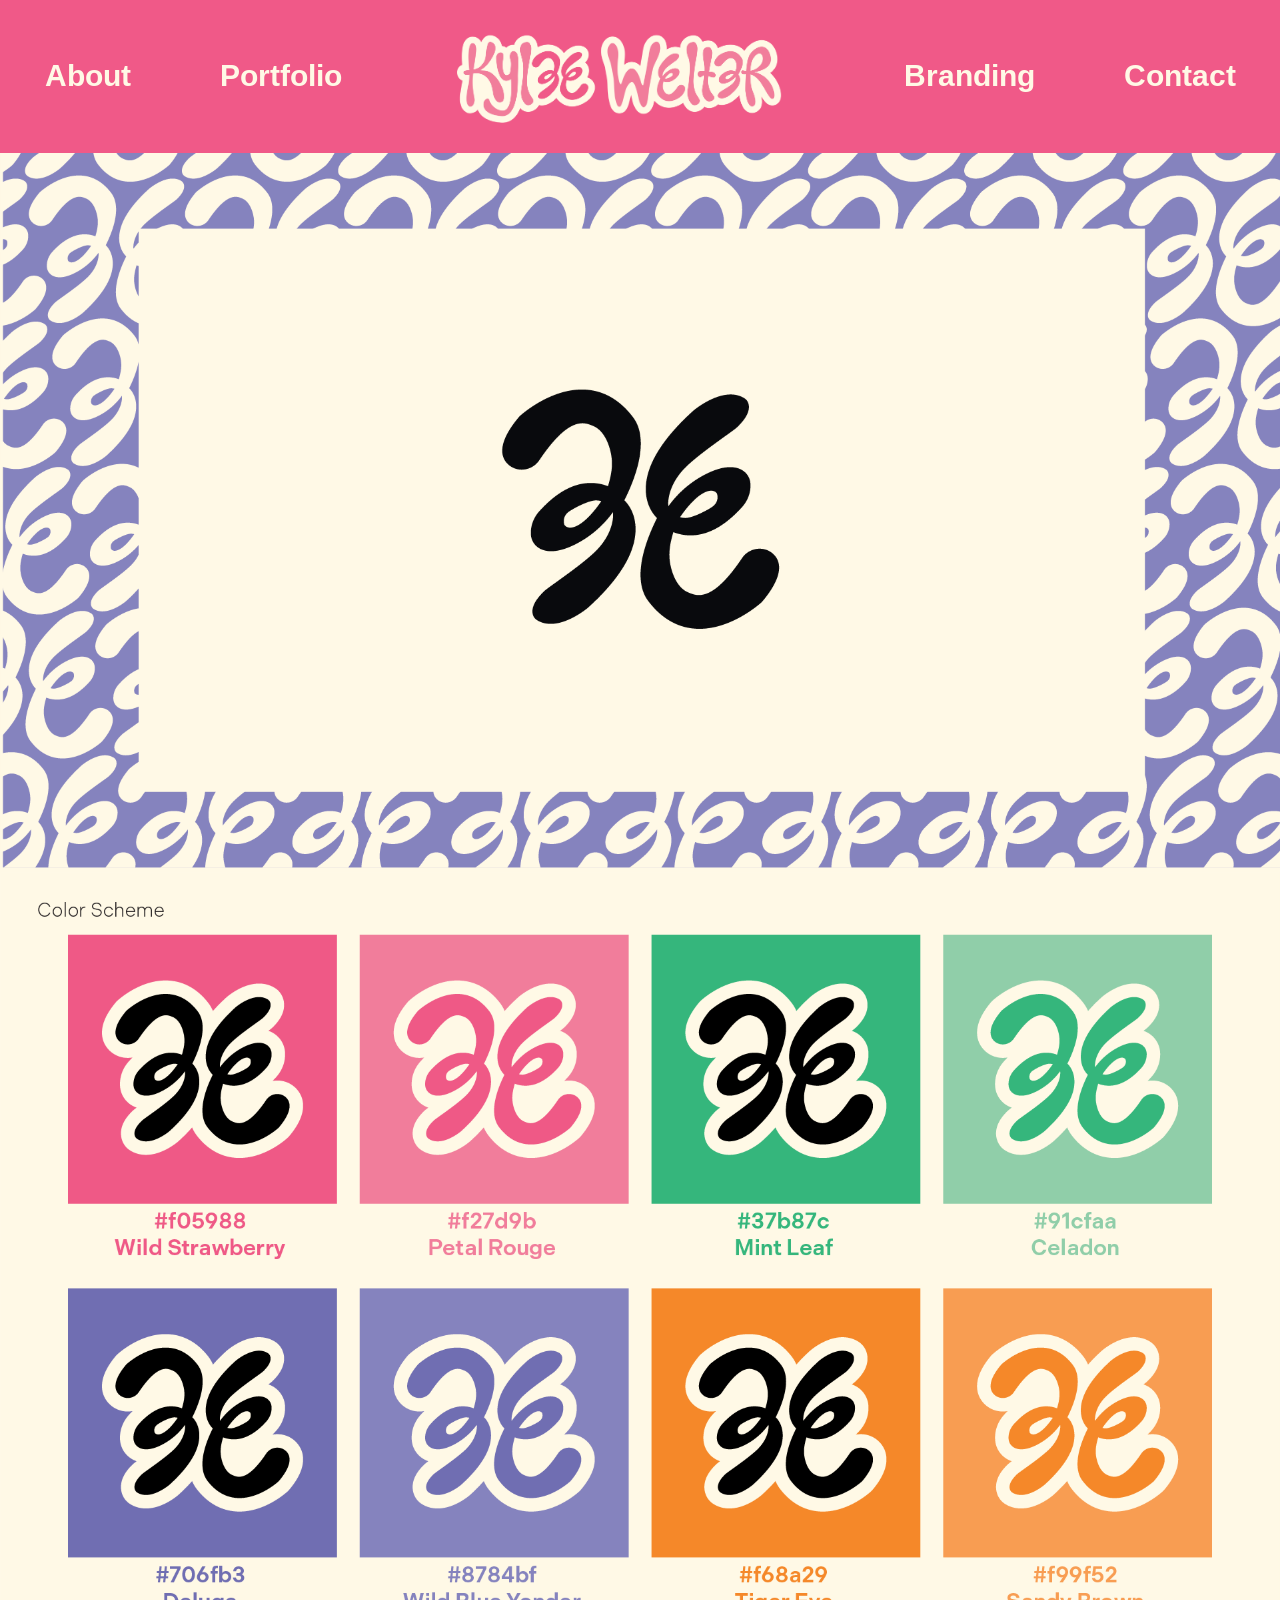
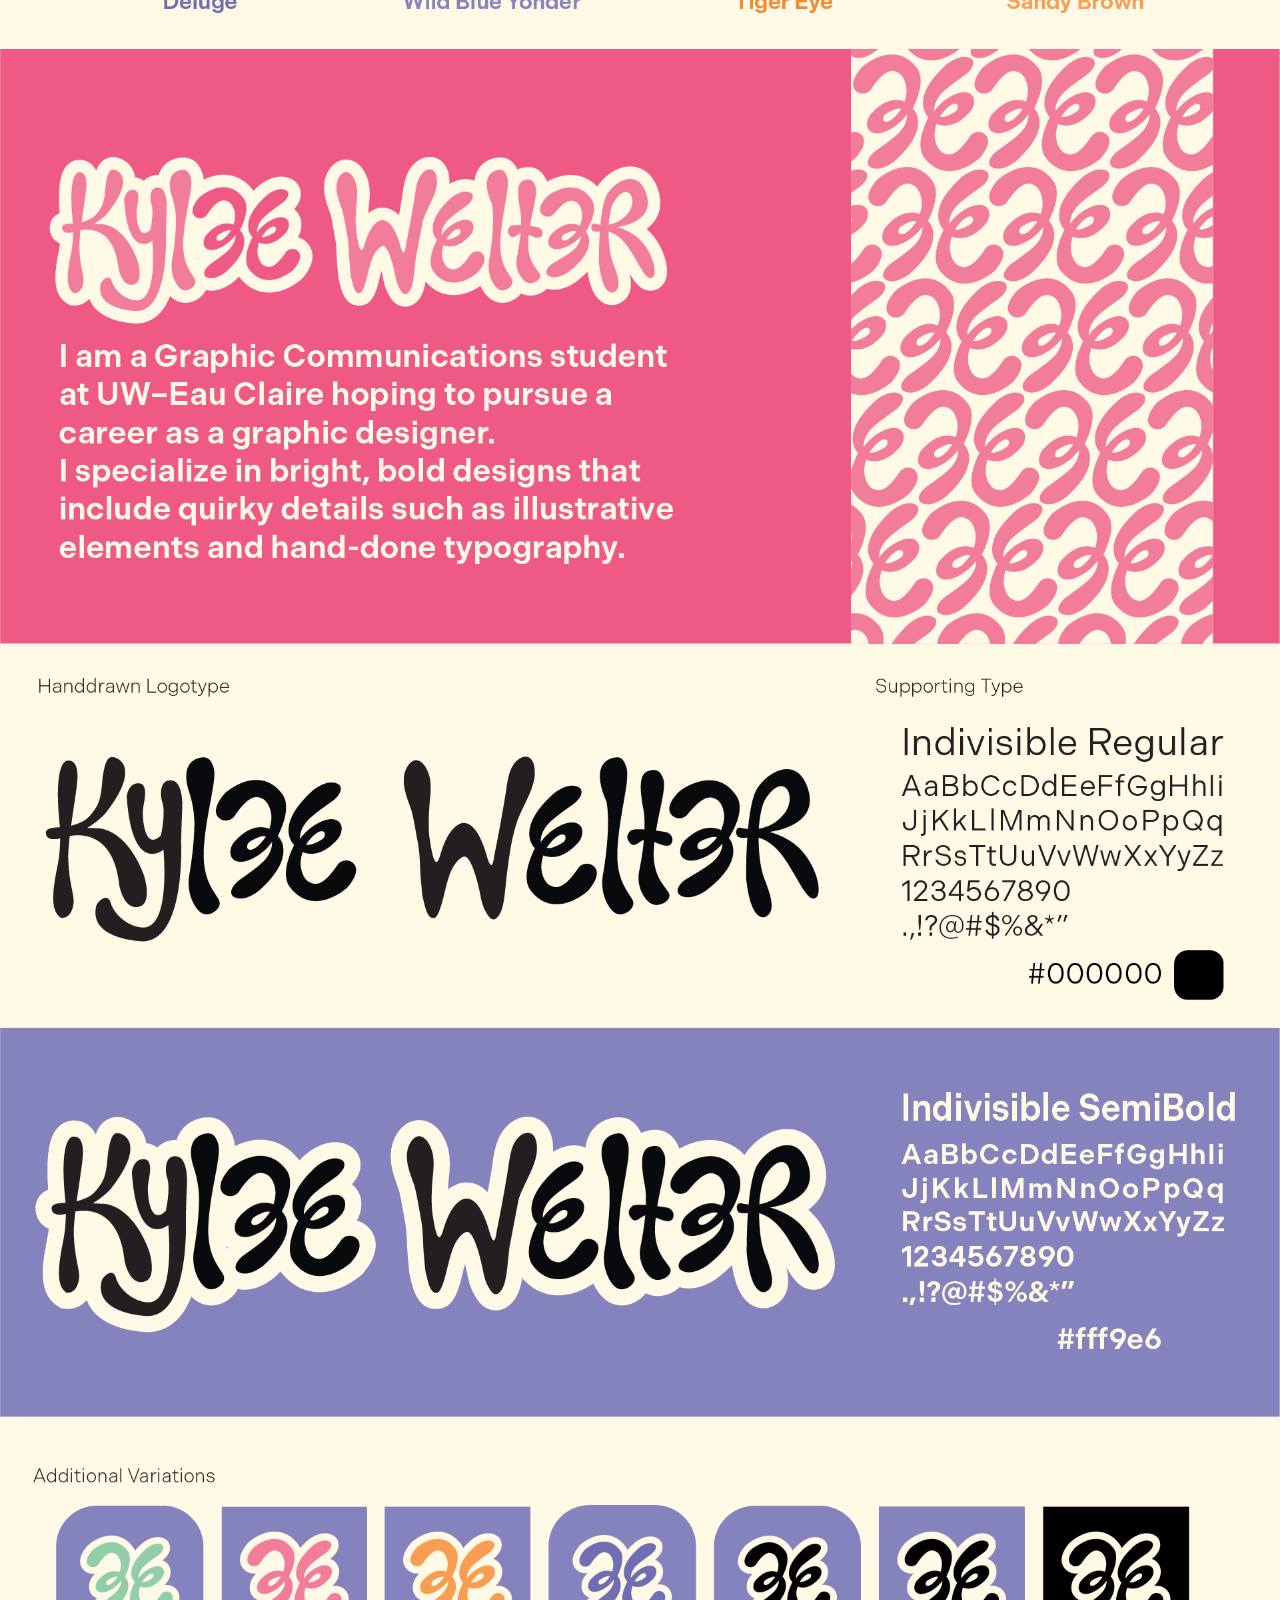
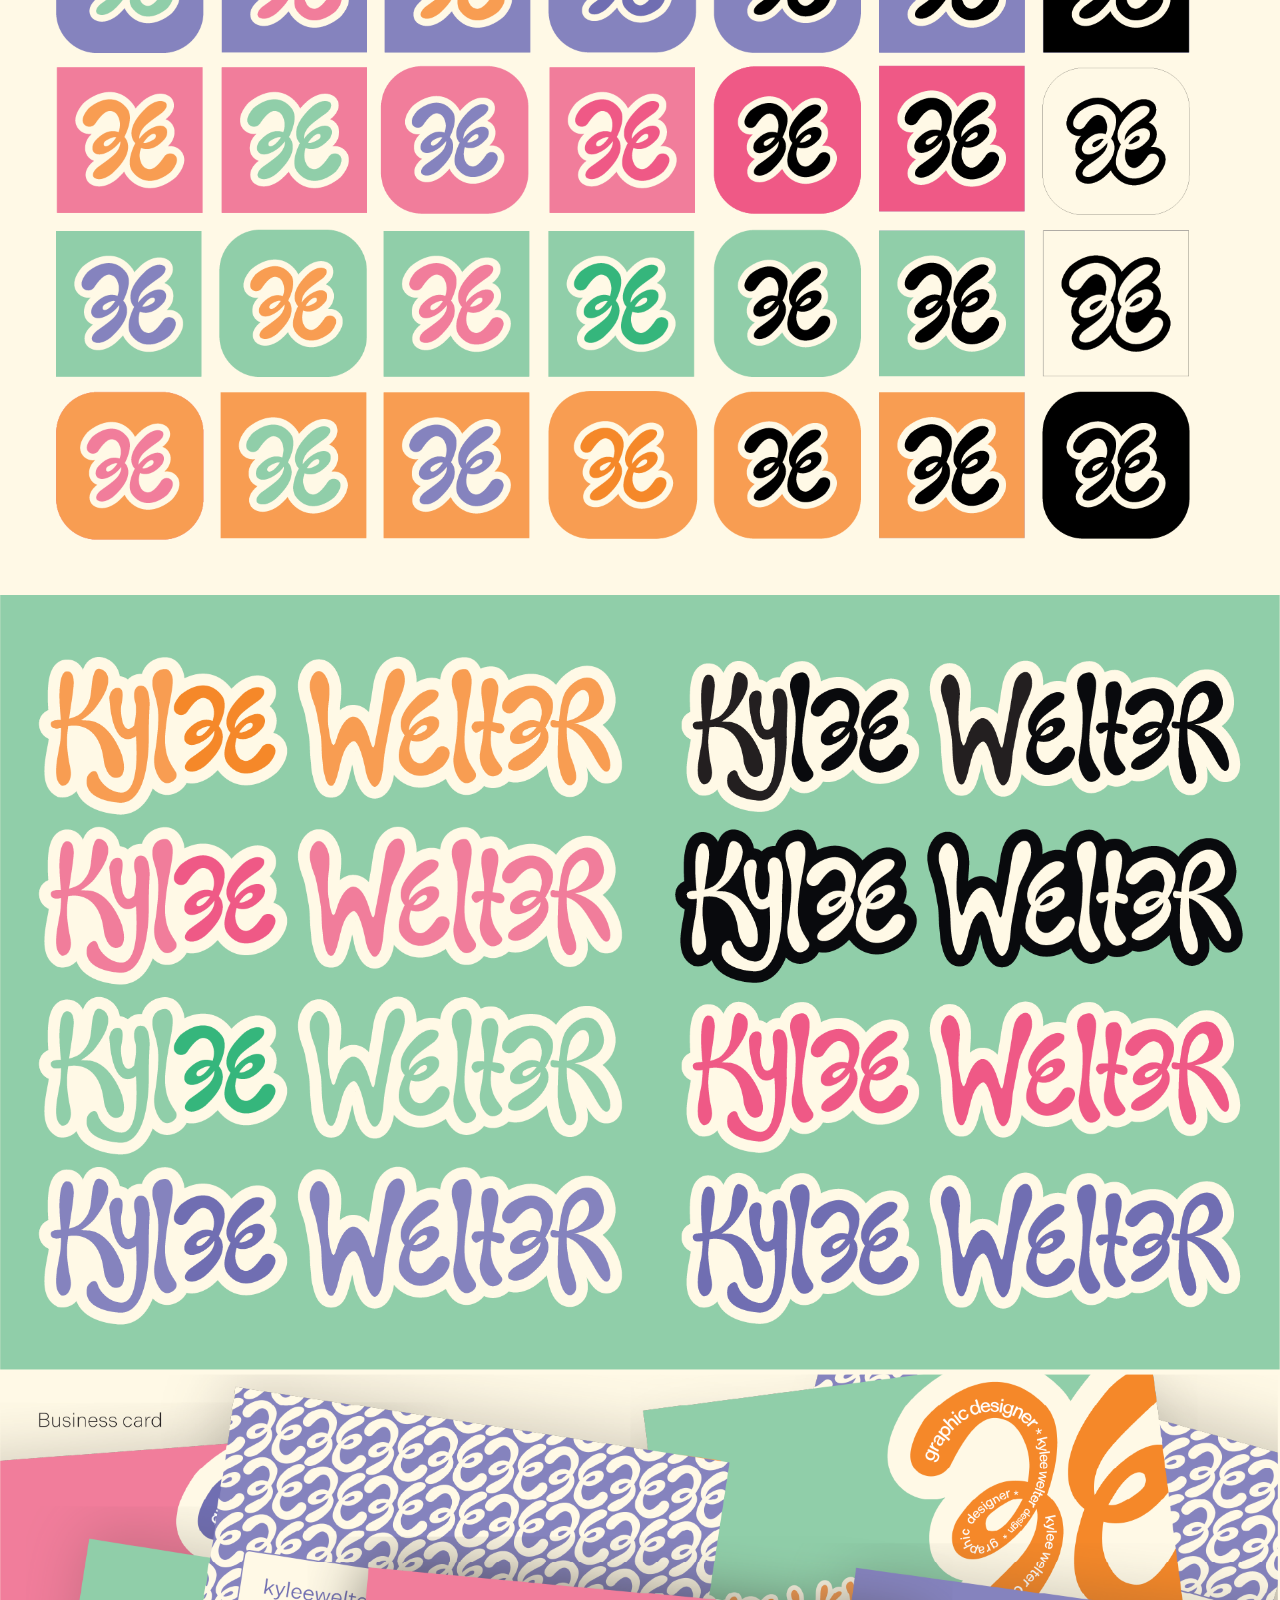
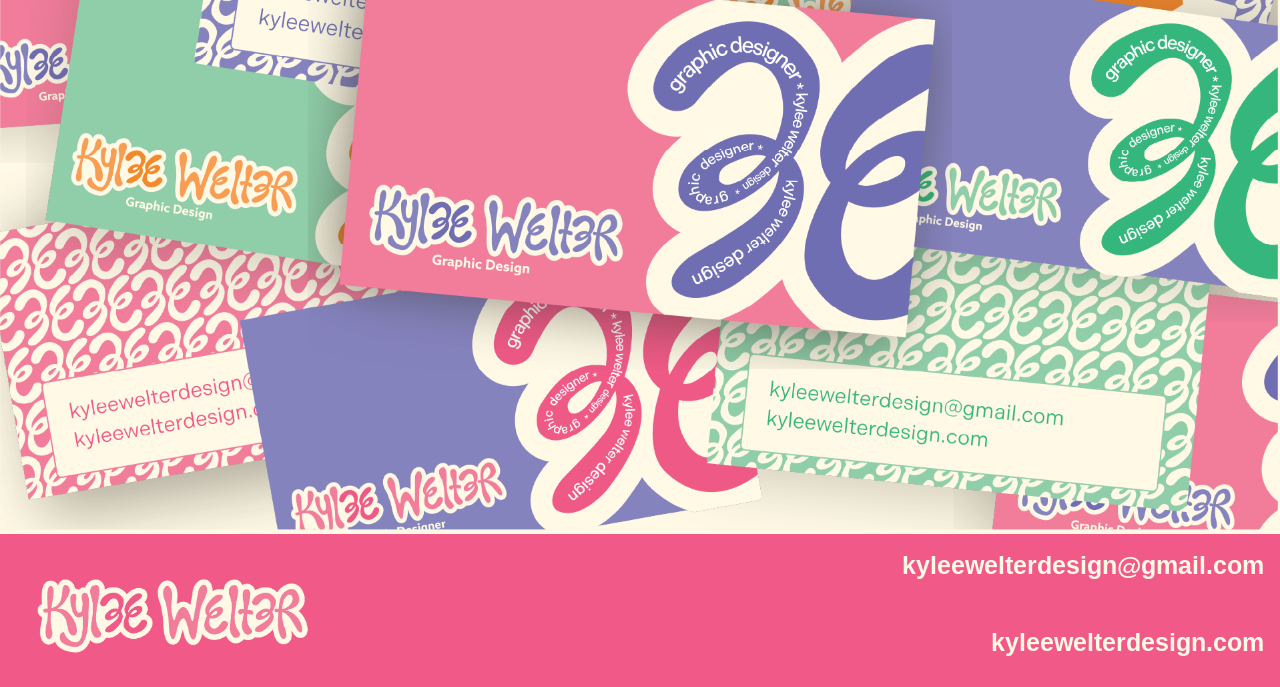
<file: branding.html>
<!DOCTYPE html>
<html lang="en">
<head>
    <meta charset="UTF-8">
    <meta name="viewport" content="width=device-width, initial-scale=1.0">
    <title>Kylee Welter Portfolio</title>
    <link rel="icon" type="image/png" href="my-favicon/favicon-96x96.png" sizes="96x96" />
<link rel="icon" type="image/svg+xml" href="my-favicon/favicon.svg" />
<link rel="shortcut icon" href="my-favicon/favicon.ico" />
<link rel="apple-touch-icon" sizes="180x180" href="my-favicon/apple-touch-icon.png" />
<link rel="manifest" href="my-favicon/site.webmanifest" />
<link rel="stylesheet" href="styles.css">

<link rel="preconnect" href="https://fonts.googleapis.com">
<link rel="preconnect" href="https://fonts.gstatic.com" crossorigin>
<link href="https://fonts.googleapis.com/css2?family=Arimo:ital,wght@0,400..700;1,400..700&family=Corben:wght@400;700&display=swap" rel="stylesheet">
</head>

<body>
    <header>
        <a href="index.html">About</a>
        <a href="portfolio.html">Portfolio</a>
        <a class="logo" href="index.html"><img src="Images/KyleeWelterLogo.png"></a>
        <a href="branding.html">Branding</a>
        <a href="contact.html">Contact</a>
    </header>

    <main>
        <img src="Images/branding1.png">
        <img src="Images/Branding2.png">
        <img src="Images/Branding3.png">
        <img src="Images/Branding4.png">
        <img src="Images/Branding5.png">
        <img src="Images/Branding6.png">
        <img src="Images/Branding7.png">
    </main>

    <footer class="pink-footer">
        <img src="Images/KyleeWelterLogo.png">
        <a class="foot-1">kyleewelterdesign@gmail.com</a>
        <a class="foot-2">kyleewelterdesign.com</a>

    </footer>
</body>
</html>
</file>
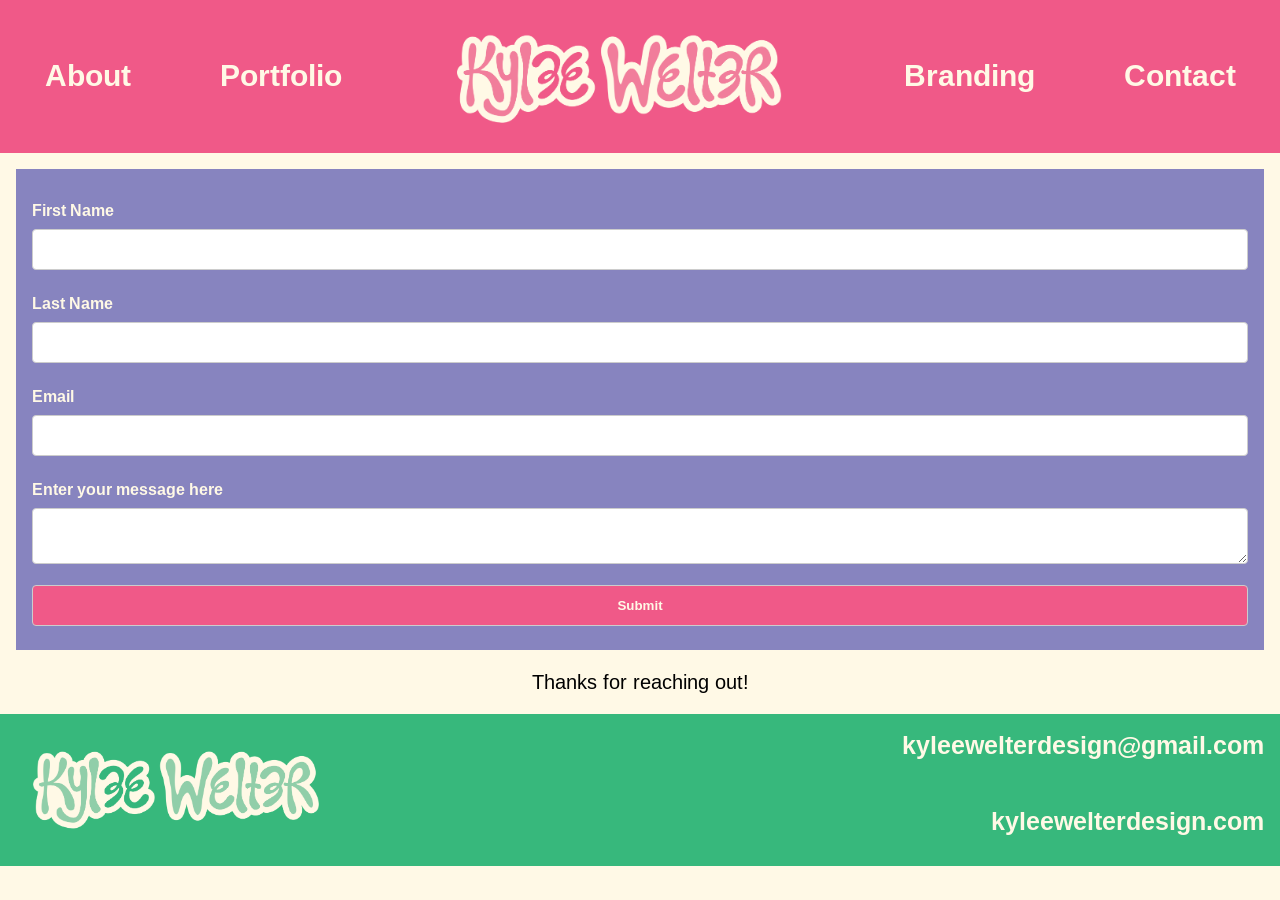
<file: contact.html>
<!DOCTYPE html>
<html lang="en">
<head>
    <meta charset="UTF-8">
    <meta name="viewport" content="width=device-width, initial-scale=1.0">
    <title>Kylee Welter Portfolio</title>
    <link rel="icon" type="image/png" href="my-favicon/favicon-96x96.png" sizes="96x96" />
<link rel="icon" type="image/svg+xml" href="my-favicon/favicon.svg" />
<link rel="shortcut icon" href="my-favicon/favicon.ico" />
<link rel="apple-touch-icon" sizes="180x180" href="my-favicon/apple-touch-icon.png" />
<link rel="manifest" href="my-favicon/site.webmanifest" />
<link rel="stylesheet" href="styles.css">

<link rel="preconnect" href="https://fonts.googleapis.com">
<link rel="preconnect" href="https://fonts.gstatic.com" crossorigin>
<link href="https://fonts.googleapis.com/css2?family=Arimo:ital,wght@0,400..700;1,400..700&family=Corben:wght@400;700&display=swap" rel="stylesheet">
</head>

<body>
    <header>
        <a href="index.html">About</a>
        <a href="portfolio.html">Portfolio</a>
        <a class="logo" href="index.html"><img src="Images/KyleeWelterLogo.png"></a>
        <a href="branding.html">Branding</a>
        <a href="contact.html">Contact</a>
    </header>

    <main class="contact">
        <form>
            <label for="first-name">First Name</label>
            <input type="text" id="first-name" name="first-name">

            <label for="last-name">Last Name</label>
            <input type="text" id="last-name" name="last-name">

            <label for="email">Email</label>
            <input type="email" id="email" name="email">

            <label>Enter your message here</label>
            <textarea id="message" name="message"></textarea><br>

            <input class="submit" type="submit">
        
        </form>
        <p>Thanks for reaching out!</p>
    </main>

    <footer>
        <img src="Images/logo.png">
        <a class="foot-1">kyleewelterdesign@gmail.com</a>
        <a class="foot-2">kyleewelterdesign.com</a>
    </footer>
</body>
</html>
</file>
<file: styles.css>
a img{
    width: 12rem;
}

img{
    max-width: 100%;
}

html{
    font-family: 'Arimo', sans-serif;
    background-color: #fff9e6;
}

body{
    margin: 0;
    overflow-x:hidden;
}

h1{
    margin-left: 1rem;
}

header{
    background-color: #f05988;
    background-size: cover;
    margin: 0;
    

    color:#fff9e6;
    font-weight: 700;
    
    display: flex;
    margin: 0;
    padding: 0rem;
    flex-direction: row;
    flex-wrap: nowrap;
    justify-content: space-around;
    align-items: center;
}

header a{
    color:#fff9e6;
    text-decoration: none;
    
}

/* footer */


footer{
    background-color: #37b87c;
    margin: 0;
    
    
    display: grid;
    grid-template-columns: 50% auto;
    grid-template-rows: 1fr 1fr;
    gap: 0;
    
}

footer a{
    color:#fff9e6;
    font-weight: 600;
    margin-right: 1rem;
    margin-top: 1rem;

    text-align:end;
    font-size: 15px;

    align-content: flex-start;
    align-items:center;
 
}

footer img{
    grid-column: 1/2;
    grid-row: 1/3;
    width: 12rem;
    margin: 1rem;
}

.foot-1 a{
    grid-column: 2/3;
    grid-row: 1/2;
}

.foot-2 a{
    grid-column: 2/3;
    grid-row: 2/3;
    

}

.pink-footer{
    background-color: #f05988;
}

/* main */

h1{
    font-size: 20px;
    padding-left: 1rem;
    padding-top: 1rem;
}


/*featured gallery  */

.gallery img{
    width: 14rem;
    display: flex; 
    justify-content: flex-end;
    border-radius: 15px;
}

.gallery{
    color:#fff9e6;
}

.gallery1, .gallery2, .gallery3{
    display: grid;
    grid-template-columns: 70% auto;
    grid-template-rows: 30% 1fr;
    gap: 0;
    align-content: center;
}


.gallery img{
    grid-column: 1/2;
    grid-row: 1/3;
    justify-self:center;
    align-self:center;
    box-shadow: 10px 10px #f05988;
}

.gallery h2{
    grid-column: 2/3;
    grid-row: 1/2;
    
}

.gallery p{
    grid-column: 2/3;
    grid-row: 2/3;
    padding-right: 1rem;
    align-self:flex-start;
    align-items:flex-start;
    font-size: 15px;
}

h2{
    font-size: 18px;
    align-self: center;

    padding-top: 3rem;
}

.gallery2 img{
    box-shadow: 10px 10px #8784bf;
}

.gallery2 p{
    font-size: 14px;
}

.gallery3 img{
    border-radius: 15px;
    width:12rem;
}

.gallery3 h2{
   font-size: 18px;
   padding-top: 2rem;
}



/* fancy carousel things*/


* {
  box-sizing: border-box;
}

body {
  margin: 0;
}


ul {
  width: 100vw;
  height: 400px;
  padding-top: 20px;
  padding-bottom: 20px;
  padding-left: 40px;
  padding-right: 40px;
  display: flex;
  gap: 10vw;
}

li {
  list-style-type: none;
  background-color: #8784bf;
  
  padding: 10px;
  border-radius: 30px;


  flex: 0 0 100%;
}

li:nth-child(even) {
  background-color: #f05988;
}
ul {
  overflow-x: scroll;
  scroll-snap-type: x mandatory;
}
li {
  scroll-snap-align: center;
}
ul::scroll-button(*) {
  border: 0;
  font-size: 2rem;
  background: none;
  color: black;
  opacity: 0.7;
  cursor: pointer;
}

ul::scroll-button(*):hover,
ul::scroll-button(*):focus {
  opacity: 1;
}

ul::scroll-button(*):active {
  translate: 1px 1px;
}

ul::scroll-button(*):disabled {
  opacity: 0.2;
  cursor: unset;
}
ul::scroll-button(left) {
  content: "◄" / "Previous";
}

ul::scroll-button(right) {
  content: "►" / "Next";
}
ul {
  anchor-name: --my-carousel;
}

ul::scroll-button(*) {
  position: absolute;
  position-anchor: --my-carousel;
}
ul::scroll-button(left) {
  right: calc(anchor(left) - 60px);
  bottom: calc(anchor(top) - 230px);
  
}

ul::scroll-button(right) {
  left: calc(anchor(right) - 60px);
  bottom: calc(anchor(top) - 230px);
}


/*portfolio*/

.portfolio{
    text-align: center;
    margin: 1rem;
    
}

.portfolio-image img{
    width:90%;
    display: fit-content;
    flex-flow: row wrap;
    align-items: center;
    justify-content: center;
    margin: 1rem;
    border-radius:  15px;

}

.see-more{
    display: flex;
    font-size: 18px;
    text-align: center;
    text-decoration: none;
    color:#fff9e6;
    text-align: center;
    background-color: #f05988;
    border-radius: 15px;
    padding: .75rem;
    font-weight: 600;
    
    justify-content: center;
    justify-self: center;
}


/*contact*/

.contact{
    margin: 1rem;
    
}

label{
    display:block;
    padding-top: 1rem;
}

input{
    display: inline-block;
}

input[type=text], select {
  width: 100%;
  padding: 12px;
  margin: 8px 0;
  display: inline-block;
  border: 1px solid #ccc;
  border-radius: 4px;
  box-sizing: border-box;
}

input[type=email], select {
  width: 100%;
  padding: 12px;
  margin: 8px 0;
  display: inline-block;
  border: 1px solid #ccc;
  border-radius: 4px;
  box-sizing: border-box;
}

textarea, select {
  width: 100%;
  padding: 12px;
  margin: 8px 0;
  display: inline-block;
  border: 1px solid #ccc;
  border-radius: 4px;
  box-sizing: border-box;
}

input[type=submit]{
  width: 100%;
  padding: 12px;
  margin: 8px 0;
  display: inline-block;
  border: 1px solid #ccc;
  border-radius: 4px;
  box-sizing: border-box;
}

form{
    font-weight: 600;
    background-color:#8784bf;
    padding: 1rem;
    color:#fff9e6;
    
}

.submit{
    text-decoration: none;
    background-color:#f05988;
    color:#fff9e6;
    border-radius: 20px;
    padding: 1rem;
    margin-top: 1rem;
    border-style: none;
    font-weight:600;
}

.contact p{
    font-size: 20px;
    text-align: center;
    font-weight: 500;
}



@media (min-width:730px){
    a img{
        width: 16rem;
    }

    header a{
        font-size: 20px;
    }

    h1{
        font-size: 24px;
    }

    footer img{
        width: 16rem;
    }

    footer a{
        font-size: 18px;
    }

    .gallery img{
        width: 17rem;
    }

    .gallery2 img{
        width: 20rem;
    }

    .gallery3 img{
        width: 12rem;
    }

    h2{
        font-size: 20px;
    }

    .gallery1, .gallery2, .gallery3{
    display: grid;
    grid-template-columns: 60% auto;
    }

    .gallery p{
        font-size: 18px;
    }

    ul::scroll-button(*) {
  border: 0;
  font-size: 3rem;
    }

    ul::scroll-button(left) {
  right: calc(anchor(left) - 70px);
  bottom: calc(anchor(top) - 240px);
  
}

ul::scroll-button(right) {
  left: calc(anchor(right) - 70px);
  bottom: calc(anchor(top) - 240px);
}
}


@media (min-width:830px){
    .portfolio{
        display: flex;
        flex-flow: row wrap;
        justify-content:center;
    }

    .portfolio img{
        width:22rem;
        align-self: center;

        margin: 1rem;
    }

    

    
}



@media (min-width:1240px){
    .portfolio img{
        width:35rem;
        
    }

    h1{
        
        font-size: 35px;
    }

    ul {
        height: 500px;
    }

    .gallery img{
        width: 23rem;
    }

    .gallery3 img{
        width: 16rem;
    }

    h2{
        font-size: 40px;
    }

    .gallery p{
        font-size: 30px;
    }

    .gallery1, .gallery2, .gallery3{
    display: grid;
    grid-template-columns: 50% auto;
    }

    .gallery3 h2{
        font-size: 35px;
    }

    .see-more{
        font-size: 25px;
    }

    a img{
        width: 24rem;
    }

    header a{
       font-size: 30px;
    }

    footer img{
        width: 20rem;
    }

    footer a{
        font-size: 25px;
    }

    ul::scroll-button(*) {
  border: 0;
  font-size: 4rem;
    }

    ul::scroll-button(left) {
  right: calc(anchor(left) - 80px);
  bottom: calc(anchor(top) - 280px);
  
}

ul::scroll-button(right) {
  left: calc(anchor(right) - 80px);
  bottom: calc(anchor(top) - 280px);
}
}

@media (min-width:1700px){
    
    
    .portfolio img{
        width: 47rem;
    }


}
</file>
